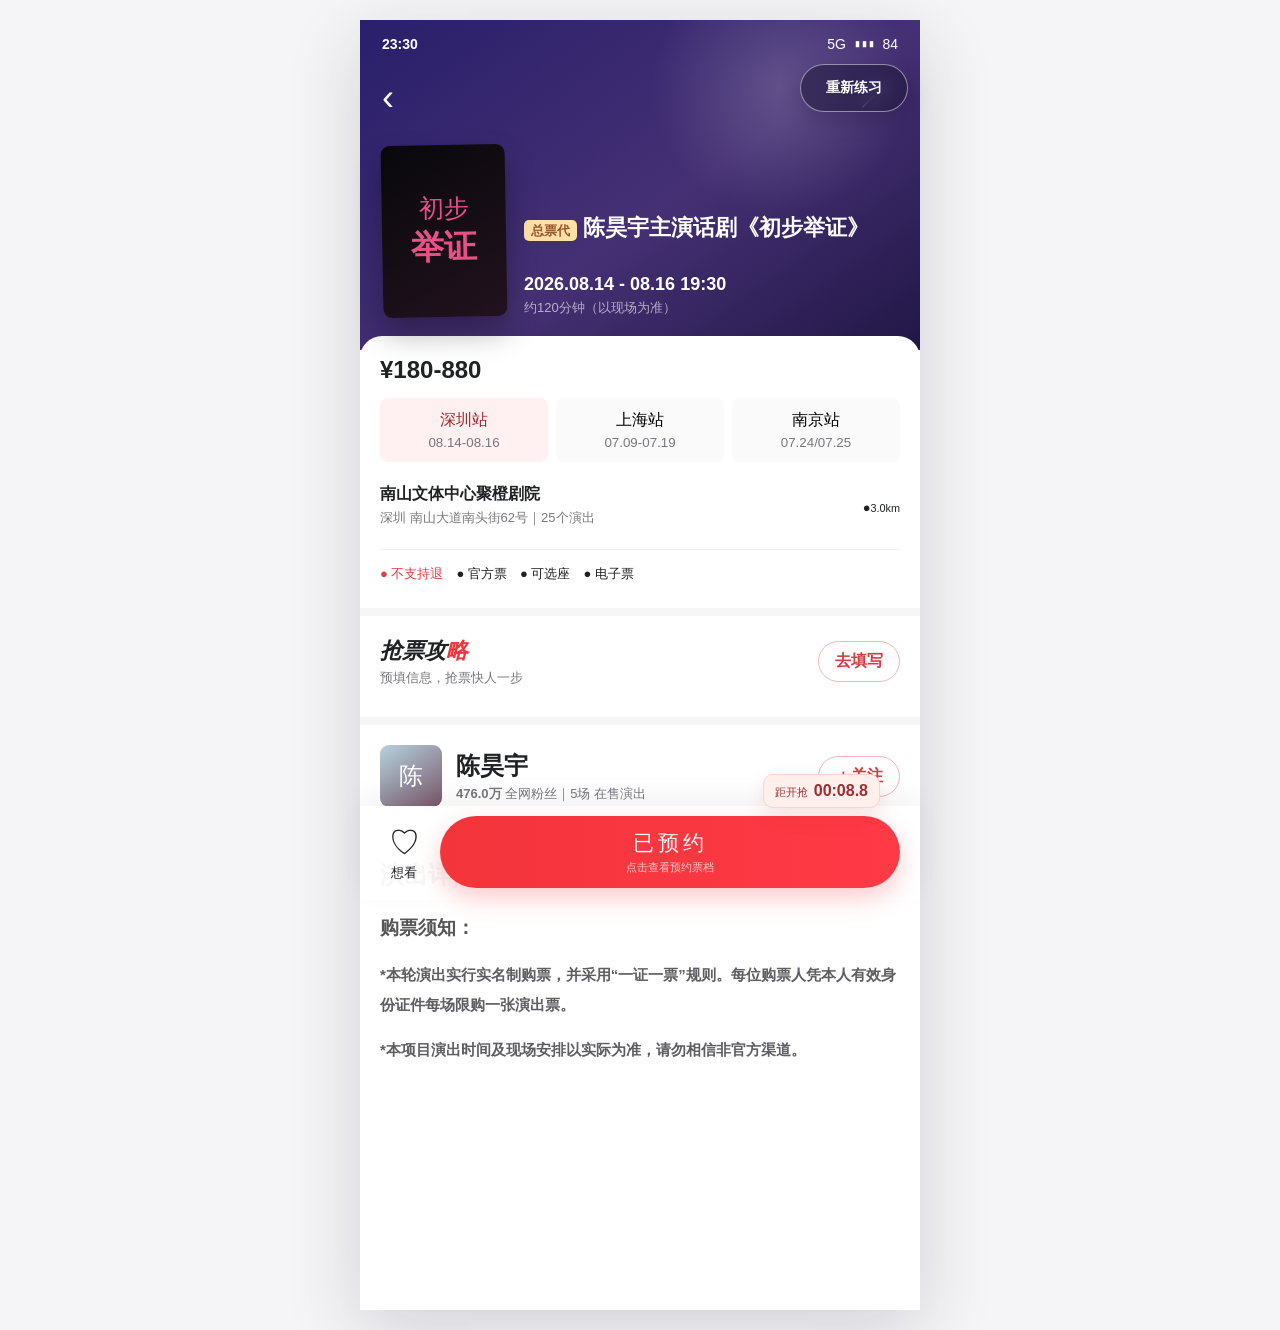
<file: desktop-control/touch-test/index.html>
<!DOCTYPE html>
<html lang="zh-CN">
  <head>
    <meta charset="UTF-8">
    <meta name="viewport" content="width=device-width, initial-scale=1.0, maximum-scale=1.0">
    <title>初步举证 · 抢票练习</title>
    <link rel="stylesheet" href="./styles.css">
  </head>
  <body>
    <main class="event-page">
      <section class="hero">
        <div class="status-bar"><strong>23:30</strong><span>5G&nbsp;&nbsp;▮▮▮&nbsp;&nbsp;84</span></div>
        <div class="hero-nav"><a href="../" aria-label="返回控制台">‹</a><button type="button" aria-label="分享">↗</button></div>
        <div class="event-summary">
          <div class="poster" aria-hidden="true"><span>初步</span><strong>举证</strong></div>
          <div>
            <h1><em>总票代</em> 陈昊宇主演话剧《初步举证》</h1>
            <p class="event-date">2026.08.14 - 08.16 19:30</p>
            <p class="event-duration">约120分钟（以现场为准）</p>
          </div>
        </div>
      </section>

      <section class="ticket-sheet">
        <h2>¥180-880</h2>
        <div class="city-tabs">
          <button class="selected">深圳站<small>08.14-08.16</small></button>
          <button>上海站<small>07.09-07.19</small></button>
          <button>南京站<small>07.24/07.25</small></button>
        </div>
        <div class="venue-row">
          <div><strong>南山文体中心聚橙剧院</strong><span>深圳 南山大道南头街62号｜25个演出</span></div>
          <span class="distance">●<small>3.0km</small></span>
        </div>
        <div class="benefits"><span class="warning">● 不支持退</span><span>● 官方票</span><span>● 可选座</span><span>● 电子票</span></div>
      </section>

      <section class="guide-card">
        <div><h2>抢票攻<span>略</span></h2><p>预填信息，抢票快人一步</p></div>
        <button type="button">去填写</button>
      </section>

      <section class="artist-card">
        <div class="avatar">陈</div>
        <div><h2>陈昊宇</h2><p><strong>476.0万</strong> 全网粉丝｜5场 在售演出</p></div>
        <button type="button">＋关注</button>
      </section>

      <section class="details">
        <h2>演出详情</h2>
        <h3>购票须知：</h3>
        <p>*本轮演出实行实名制购票，并采用“一证一票”规则。每位购票人凭本人有效身份证件每场限购一张演出票。</p>
        <p>*本项目演出时间及现场安排以实际为准，请勿相信非官方渠道。</p>
      </section>
    </main>

    <button id="reset-practice" class="reset-practice" type="button">重新练习</button>
    <footer class="purchase-dock">
      <div class="watch"><span>♡</span><small>想看</small></div>
      <div class="purchase-main">
        <div class="countdown"><span>距开抢</span><strong id="countdown-value">00:10.0</strong></div>
        <button id="reserved-button" type="button">已预约<small id="button-hint">点击查看预约票档</small></button>
      </div>
    </footer>

    <script type="module" src="./app.js"></script>
  </body>
</html>
</file>
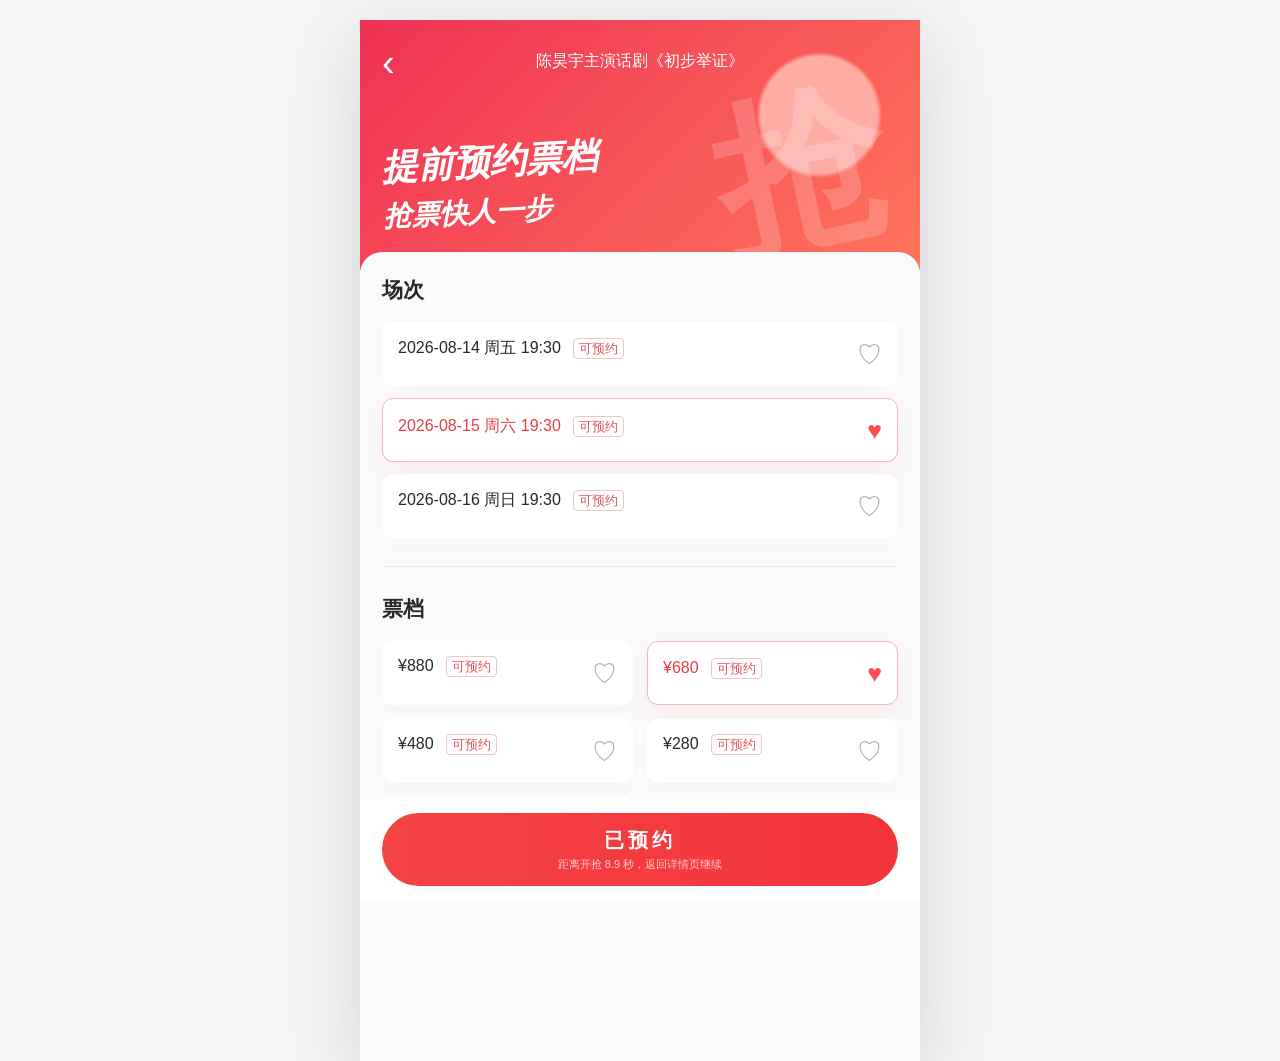
<file: desktop-control/touch-test/reserve/index.html>
<!DOCTYPE html>
<html lang="zh-CN">
  <head>
    <meta charset="UTF-8">
    <meta name="viewport" content="width=device-width, initial-scale=1.0, maximum-scale=1.0">
    <title>提前预约票档</title>
    <link rel="stylesheet" href="./styles.css">
  </head>
  <body>
    <main class="reserve-page">
      <header class="promo">
        <a href="../" aria-label="返回">‹</a>
        <span>陈昊宇主演话剧《初步举证》</span>
        <div><strong>提前预约票档</strong><em>抢票快人一步</em></div>
      </header>
      <section class="choices">
        <h2>场次</h2>
        <div class="date-list">
          <button>2026-08-14 周五 19:30 <small>可预约</small><i>♡</i></button>
          <button class="selected">2026-08-15 周六 19:30 <small>可预约</small><i>♥</i></button>
          <button>2026-08-16 周日 19:30 <small>可预约</small><i>♡</i></button>
        </div>
        <hr>
        <h2>票档</h2>
        <div class="price-list">
          <button>¥880 <small>可预约</small><i>♡</i></button>
          <button class="selected">¥680 <small>可预约</small><i>♥</i></button>
          <button>¥480 <small>可预约</small><i>♡</i></button>
          <button>¥280 <small>可预约</small><i>♡</i></button>
          <button>¥180 <small>可预约</small><i>♡</i></button>
        </div>
      </section>
    </main>
    <footer>
      <a href="../"><strong>已预约</strong><small id="reserve-countdown">倒计时继续中，返回详情页等待开抢</small></a>
    </footer>
    <script type="module" src="./app.js"></script>
  </body>
</html>
</file>
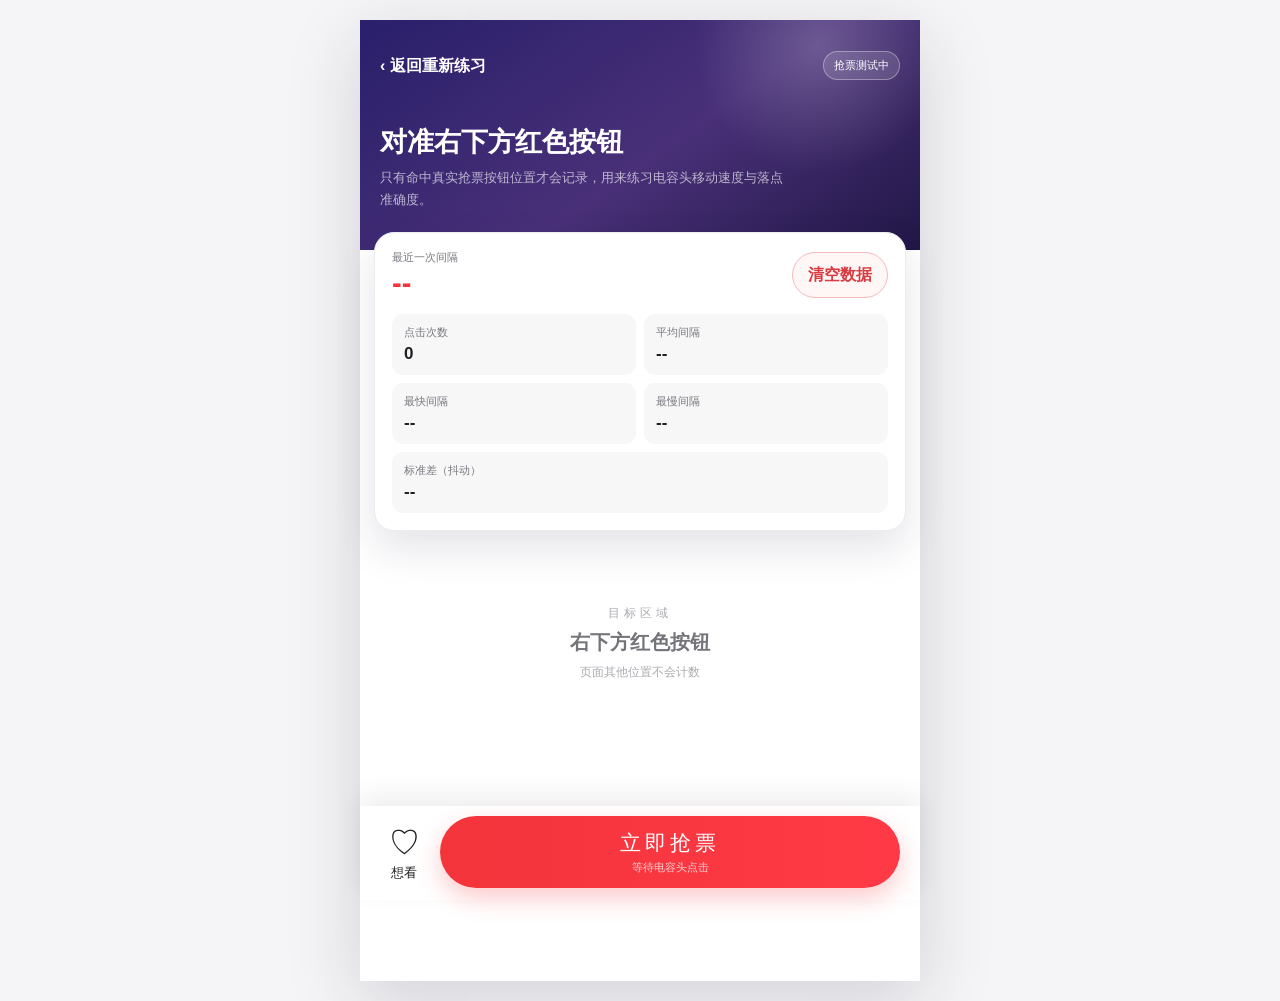
<file: desktop-control/touch-test/run/index.html>
<!DOCTYPE html>
<html lang="zh-CN">
  <head>
    <meta charset="UTF-8">
    <meta name="viewport" content="width=device-width, initial-scale=1.0, maximum-scale=1.0">
    <title>SmartFinger 抢票落点测试</title>
    <link rel="stylesheet" href="./styles.css">
  </head>
  <body>
    <main class="run-page">
      <header class="run-header">
        <a class="back-link" href="../">‹ 返回重新练习</a>
        <span class="live-badge">抢票测试中</span>
        <h1>对准右下方红色按钮</h1>
        <p>只有命中真实抢票按钮位置才会记录，用来练习电容头移动速度与落点准确度。</p>
      </header>

      <section class="stats-panel" aria-live="polite">
        <div class="stats-heading">
          <div>
            <span>最近一次间隔</span>
            <strong id="last-interval">--</strong>
          </div>
          <button id="reset-button" class="reset-button" type="button">清空数据</button>
        </div>
        <div class="stats-grid">
          <div><span>点击次数</span><strong id="click-count">0</strong></div>
          <div><span>平均间隔</span><strong id="average-interval">--</strong></div>
          <div><span>最快间隔</span><strong id="minimum-interval">--</strong></div>
          <div><span>最慢间隔</span><strong id="maximum-interval">--</strong></div>
          <div class="wide"><span>标准差（抖动）</span><strong id="standard-deviation">--</strong></div>
        </div>
      </section>

      <section class="practice-stage">
        <div class="target-guide">
          <span>目标区域</span>
          <strong>右下方红色按钮</strong>
          <small>页面其他位置不会计数</small>
        </div>
      </section>
    </main>

    <footer class="purchase-dock">
      <div class="watch"><span>♡</span><small>想看</small></div>
      <button id="touch-pad" class="purchase-button" type="button">
        <span id="pad-value">立即抢票</span>
        <small id="pad-hint">等待电容头点击</small>
      </button>
    </footer>

    <script type="module" src="./app.js"></script>
  </body>
</html>
</file>
<file: desktop-control/touch-test/styles.css>
:root {
  --red: #f3343b;
  --red-deep: #df2630;
  --ink: #202124;
  --muted: #77777f;
  --paper: #fff;
  --line: #f0f0f2;
}

* { box-sizing: border-box; }
body {
  margin: 0;
  background: #f5f5f7;
  color: var(--ink);
  font-family: "PingFang SC", "Noto Sans CJK SC", sans-serif;
  -webkit-tap-highlight-color: transparent;
}
button { font: inherit; }
.event-page { max-width: 560px; min-height: 100vh; margin: 0 auto; padding-bottom: 150px; background: white; }
.hero {
  min-height: 330px;
  padding: 16px 22px 28px;
  color: white;
  background:
    radial-gradient(circle at 75% 20%, rgba(255,255,255,.16), transparent 26%),
    linear-gradient(145deg, #291f6b 0%, #453074 55%, #211746 100%);
}
.status-bar, .hero-nav, .event-summary, .venue-row, .guide-card, .artist-card, .purchase-dock, .purchase-main {
  display: flex;
  align-items: center;
}
.status-bar { justify-content: space-between; font-size: 14px; }
.hero-nav { justify-content: space-between; margin-top: 20px; }
.hero-nav a, .hero-nav button { border: 0; background: transparent; color: white; font-size: 36px; text-decoration: none; }
.event-summary { align-items: flex-end; gap: 18px; margin-top: 22px; }
.poster {
  width: 124px;
  aspect-ratio: .72;
  flex: 0 0 auto;
  display: grid;
  place-content: center;
  border-radius: 9px;
  background: linear-gradient(150deg, #08080c, #22121d);
  box-shadow: 0 16px 30px rgba(0,0,0,.3);
  color: #ec4f86;
  text-align: center;
  transform: rotate(-1deg);
}
.poster span { font-size: 25px; font-family: serif; }
.poster strong { font-size: 33px; font-family: serif; }
h1 { margin: 0 0 30px; font-size: 22px; line-height: 1.45; }
h1 em { padding: 3px 7px; border-radius: 5px; background: #ffe0a8; color: #9b542d; font-size: 13px; font-style: normal; }
.event-date { margin: 0 0 4px; font-size: 18px; font-weight: 800; }
.event-duration { margin: 0; color: rgba(255,255,255,.62); font-size: 13px; }
.ticket-sheet { margin-top: -14px; padding: 20px 20px 0; border-radius: 22px 22px 0 0; background: white; }
.ticket-sheet h2 { margin: 0 0 14px; font-size: 24px; }
.city-tabs { display: grid; grid-template-columns: repeat(3, minmax(0, 1fr)); gap: 8px; }
.city-tabs button { padding: 12px 4px; border: 0; border-radius: 8px; background: #fafafa; }
.city-tabs button.selected { background: #fff0f1; color: #9f292e; }
.city-tabs small { display: block; margin-top: 4px; color: var(--muted); }
.venue-row { justify-content: space-between; padding: 22px 0; border-bottom: 1px solid var(--line); }
.venue-row strong, .venue-row span { display: block; }
.venue-row span { margin-top: 4px; color: var(--muted); font-size: 13px; }
.distance { color: var(--ink) !important; text-align: center; }
.distance small { color: var(--ink) !important; }
.benefits { display: flex; gap: 13px; overflow: hidden; padding: 15px 0; white-space: nowrap; font-size: 13px; }
.warning { color: #e83c42; }
.guide-card, .artist-card { justify-content: space-between; margin-top: 10px; padding: 20px; background: white; border-top: 8px solid #f6f6f7; }
.guide-card h2, .guide-card p, .artist-card h2, .artist-card p { margin: 0; }
.guide-card h2 { font-size: 22px; font-style: italic; }
.guide-card h2 span { color: var(--red); }
.guide-card p, .artist-card p { margin-top: 3px; color: var(--muted); font-size: 13px; }
.guide-card button, .artist-card button { min-width: 82px; padding: 9px 14px; border: 1px solid #efb7b9; border-radius: 22px; background: white; color: #d73b42; font-weight: 700; }
.artist-card { justify-content: flex-start; gap: 14px; }
.artist-card button { margin-left: auto; }
.avatar { display: grid; width: 62px; height: 62px; place-items: center; border-radius: 9px; background: linear-gradient(145deg, #b5d2de, #795668); color: white; font-size: 24px; }
.details { padding: 24px 20px 80px; border-top: 8px solid #f6f6f7; }
.details h2 { margin: 0 0 24px; }
.details h3 { color: #555; }
.details p { color: #5e5e62; font-size: 15px; font-weight: 600; line-height: 2; }
.purchase-dock { position: fixed; z-index: 5; right: 0; bottom: 0; left: 0; max-width: 560px; margin: auto; gap: 12px; padding: 10px 20px calc(12px + env(safe-area-inset-bottom)); background: rgba(255,255,255,.96); box-shadow: 0 -10px 25px rgba(0,0,0,.05); }
.watch { width: 48px; text-align: center; }
.watch span, .watch small { display: block; }
.watch span { font-size: 31px; }
.purchase-main { position: relative; min-width: 0; flex: 1; }
.purchase-main button { width: 100%; min-height: 72px; border: 0; border-radius: 40px; background: linear-gradient(90deg, var(--red), #ff3a46); color: white; font-size: 21px; letter-spacing: 4px; box-shadow: 0 10px 25px rgba(243,52,59,.25); }
.purchase-main button small { display: block; margin-top: 3px; color: rgba(255,255,255,.72); font-size: 11px; letter-spacing: 0; }
.countdown { position: absolute; right: 20px; bottom: calc(100% + 8px); padding: 7px 11px; border: 1px solid #ffd2ce; border-radius: 10px; background: #fff0ec; color: #9f2d31; box-shadow: 0 8px 20px rgba(180,40,40,.12); }
.countdown span { margin-right: 6px; font-size: 11px; }
.countdown strong { font-variant-numeric: tabular-nums; }
.reset-practice { position: fixed; z-index: 6; top: 64px; right: max(12px, calc((100vw - 536px) / 2)); min-width: 108px; min-height: 48px; padding: 0 16px; border: 1px solid rgba(255,255,255,.48); border-radius: 25px; background: rgba(20,15,47,.48); color: white; font-size: 14px; font-weight: 800; box-shadow: 0 8px 22px rgba(12,8,35,.22); backdrop-filter: blur(10px); }
.reset-practice:active { transform: scale(.97); background: rgba(20,15,47,.72); }
.is-rush-ready .countdown { animation: ready-pulse .65s infinite alternate; background: #fff; color: var(--red); }
@keyframes ready-pulse { to { transform: translateY(-3px) scale(1.04); box-shadow: 0 10px 26px rgba(243,52,59,.32); } }
@media (min-width: 561px) { body { padding: 20px 0; } .event-page { box-shadow: 0 20px 70px rgba(30,25,50,.16); } }
</file>
<file: desktop-control/touch-test/reserve/styles.css>
:root { --red: #f43b42; --ink: #28282b; --muted: #86868d; }
* { box-sizing: border-box; }
body { margin: 0; background: #f5f5f6; color: var(--ink); font-family: "PingFang SC", "Noto Sans CJK SC", sans-serif; -webkit-tap-highlight-color: transparent; }
button { font: inherit; }
.reserve-page { max-width: 560px; min-height: 100vh; margin: 0 auto; padding-bottom: 130px; background: #fafafa; }
.promo { position: relative; height: 250px; padding: 22px 22px; overflow: hidden; background: radial-gradient(circle at 82% 38%, #ffaca5 0 12%, transparent 13%), linear-gradient(135deg, #ef3155, #ff745b); color: white; }
.promo::after { content: "抢"; position: absolute; right: 35px; bottom: -20px; color: rgba(255,255,255,.18); font-size: 170px; font-weight: 900; transform: rotate(-12deg); }
.promo a { position: relative; z-index: 2; color: white; font-size: 38px; text-decoration: none; }
.promo span { display: block; margin-top: -34px; text-align: center; font-size: 16px; }
.promo div { position: relative; z-index: 2; margin-top: 58px; transform: rotate(-3deg); }
.promo strong, .promo em { display: block; font-style: italic; font-weight: 900; }
.promo strong { font-size: 36px; }
.promo em { margin-top: 6px; font-size: 28px; }
.choices { position: relative; z-index: 2; margin-top: -18px; padding: 24px 22px 70px; border-radius: 22px 22px 0 0; background: #fafafa; }
.choices h2 { margin: 0 0 18px; font-size: 21px; }
.choices hr { height: 1px; margin: 28px 0; border: 0; background: #e8e8e8; }
.date-list { display: grid; gap: 12px; }
.price-list { display: grid; grid-template-columns: repeat(2, 1fr); gap: 14px; }
.choices button { min-height: 64px; padding: 14px 15px; border: 1px solid transparent; border-radius: 11px; background: white; color: var(--ink); text-align: left; box-shadow: 0 8px 20px rgba(0,0,0,.015); }
.choices button small { margin-left: 8px; padding: 2px 5px; border: 1px solid #edc5c7; border-radius: 4px; color: #df555a; }
.choices button i { float: right; color: #a5a5a8; font-size: 25px; font-style: normal; }
.choices button.selected { border-color: #f0b8ba; color: #e53e44; box-shadow: 0 10px 24px rgba(225,66,72,.08); }
.choices button.selected i { color: #ff4c52; }
footer { position: fixed; z-index: 5; right: 0; bottom: 0; left: 0; max-width: 560px; margin: auto; padding: 12px 22px calc(14px + env(safe-area-inset-bottom)); background: rgba(255,255,255,.96); }
footer a { display: block; padding: 14px; border-radius: 40px; background: linear-gradient(90deg, #f44343, #f3343b); color: white; text-align: center; text-decoration: none; }
footer strong, footer small { display: block; }
footer strong { font-size: 20px; letter-spacing: 4px; }
footer small { margin-top: 3px; color: rgba(255,255,255,.74); font-size: 11px; }
@media (min-width: 561px) { body { padding-top: 20px; } .reserve-page { box-shadow: 0 20px 70px rgba(30,25,50,.15); } }
</file>
<file: desktop-control/touch-test/run/styles.css>
:root {
  --red: #f3343b;
  --red-deep: #df2630;
  --ink: #202124;
  --muted: #77777f;
  --line: #ededf0;
  --paper: #fff;
}

* { box-sizing: border-box; }
body {
  margin: 0;
  min-height: 100vh;
  background: #f5f5f7;
  color: var(--ink);
  font-family: "PingFang SC", "Noto Sans CJK SC", sans-serif;
  overscroll-behavior: none;
  -webkit-tap-highlight-color: transparent;
}
button { font: inherit; }
.run-page { width: min(560px, 100%); min-height: 100vh; margin: 0 auto; padding-bottom: 120px; background: white; }
.run-header {
  min-height: 230px;
  padding: 24px 20px 34px;
  color: white;
  background:
    radial-gradient(circle at 82% 12%, rgba(255,255,255,.2), transparent 25%),
    linear-gradient(145deg, #291f6b 0%, #493078 55%, #211746 100%);
}
.back-link { display: inline-flex; min-height: 44px; align-items: center; color: white; font-weight: 700; text-decoration: none; }
.live-badge { float: right; margin-top: 7px; padding: 6px 10px; border: 1px solid rgba(255,255,255,.35); border-radius: 20px; background: rgba(255,255,255,.12); font-size: 11px; }
.run-header h1 { margin: 36px 0 7px; font-size: 27px; }
.run-header p { max-width: 410px; margin: 0; color: rgba(255,255,255,.66); font-size: 13px; line-height: 1.7; }
.stats-panel { position: relative; z-index: 2; margin: -18px 14px 0; padding: 17px; border: 1px solid var(--line); border-radius: 20px; background: white; box-shadow: 0 18px 42px rgba(36,24,68,.12); }
.stats-heading { display: flex; align-items: center; justify-content: space-between; gap: 12px; }
.stats-heading span, .stats-heading strong { display: block; }
.stats-heading span { color: var(--muted); font-size: 11px; }
.stats-heading strong { margin-top: 2px; color: var(--red); font-size: 29px; font-variant-numeric: tabular-nums; }
.reset-button { min-width: 96px; min-height: 46px; border: 1px solid #f1babc; border-radius: 24px; background: #fff6f6; color: #d83b41; font-weight: 800; }
.stats-grid { display: grid; grid-template-columns: repeat(2, minmax(0, 1fr)); gap: 8px; margin-top: 14px; }
.stats-grid div { padding: 11px 12px; border-radius: 11px; background: #f7f7f8; }
.stats-grid div.wide { grid-column: span 2; }
.stats-grid span, .stats-grid strong { display: block; }
.stats-grid span { color: var(--muted); font-size: 11px; }
.stats-grid strong { margin-top: 4px; font-size: 17px; font-variant-numeric: tabular-nums; }
.practice-stage { display: grid; min-height: 330px; padding: 34px 20px 140px; place-items: center; }
.target-guide { color: #aaaab0; text-align: center; }
.target-guide span, .target-guide strong, .target-guide small { display: block; }
.target-guide span { font-size: 12px; letter-spacing: 4px; }
.target-guide strong { margin-top: 7px; color: #74747b; font-size: 20px; }
.target-guide small { margin-top: 8px; font-size: 12px; }
.purchase-dock { position: fixed; z-index: 5; right: 0; bottom: 0; left: 0; display: flex; max-width: 560px; margin: auto; align-items: center; gap: 12px; padding: 10px 20px calc(12px + env(safe-area-inset-bottom)); background: rgba(255,255,255,.97); box-shadow: 0 -10px 25px rgba(0,0,0,.07); }
.watch { width: 48px; flex: 0 0 auto; text-align: center; }
.watch span, .watch small { display: block; }
.watch span { font-size: 31px; }
.purchase-button { min-height: 72px; min-width: 0; flex: 1; border: 0; border-radius: 40px; background: linear-gradient(90deg, var(--red), #ff3a46); color: white; box-shadow: 0 10px 25px rgba(243,52,59,.26); touch-action: manipulation; user-select: none; -webkit-user-select: none; }
.purchase-button span, .purchase-button small { display: block; }
.purchase-button span { font-size: 21px; letter-spacing: 4px; }
.purchase-button small { margin-top: 3px; color: rgba(255,255,255,.76); font-size: 11px; }
.purchase-button:active { background: var(--red-deep); transform: scale(.985); box-shadow: 0 5px 14px rgba(243,52,59,.28); }
@media (min-width: 561px) { body { padding: 20px 0; } .run-page { box-shadow: 0 20px 70px rgba(30,25,50,.16); } }
</file>
